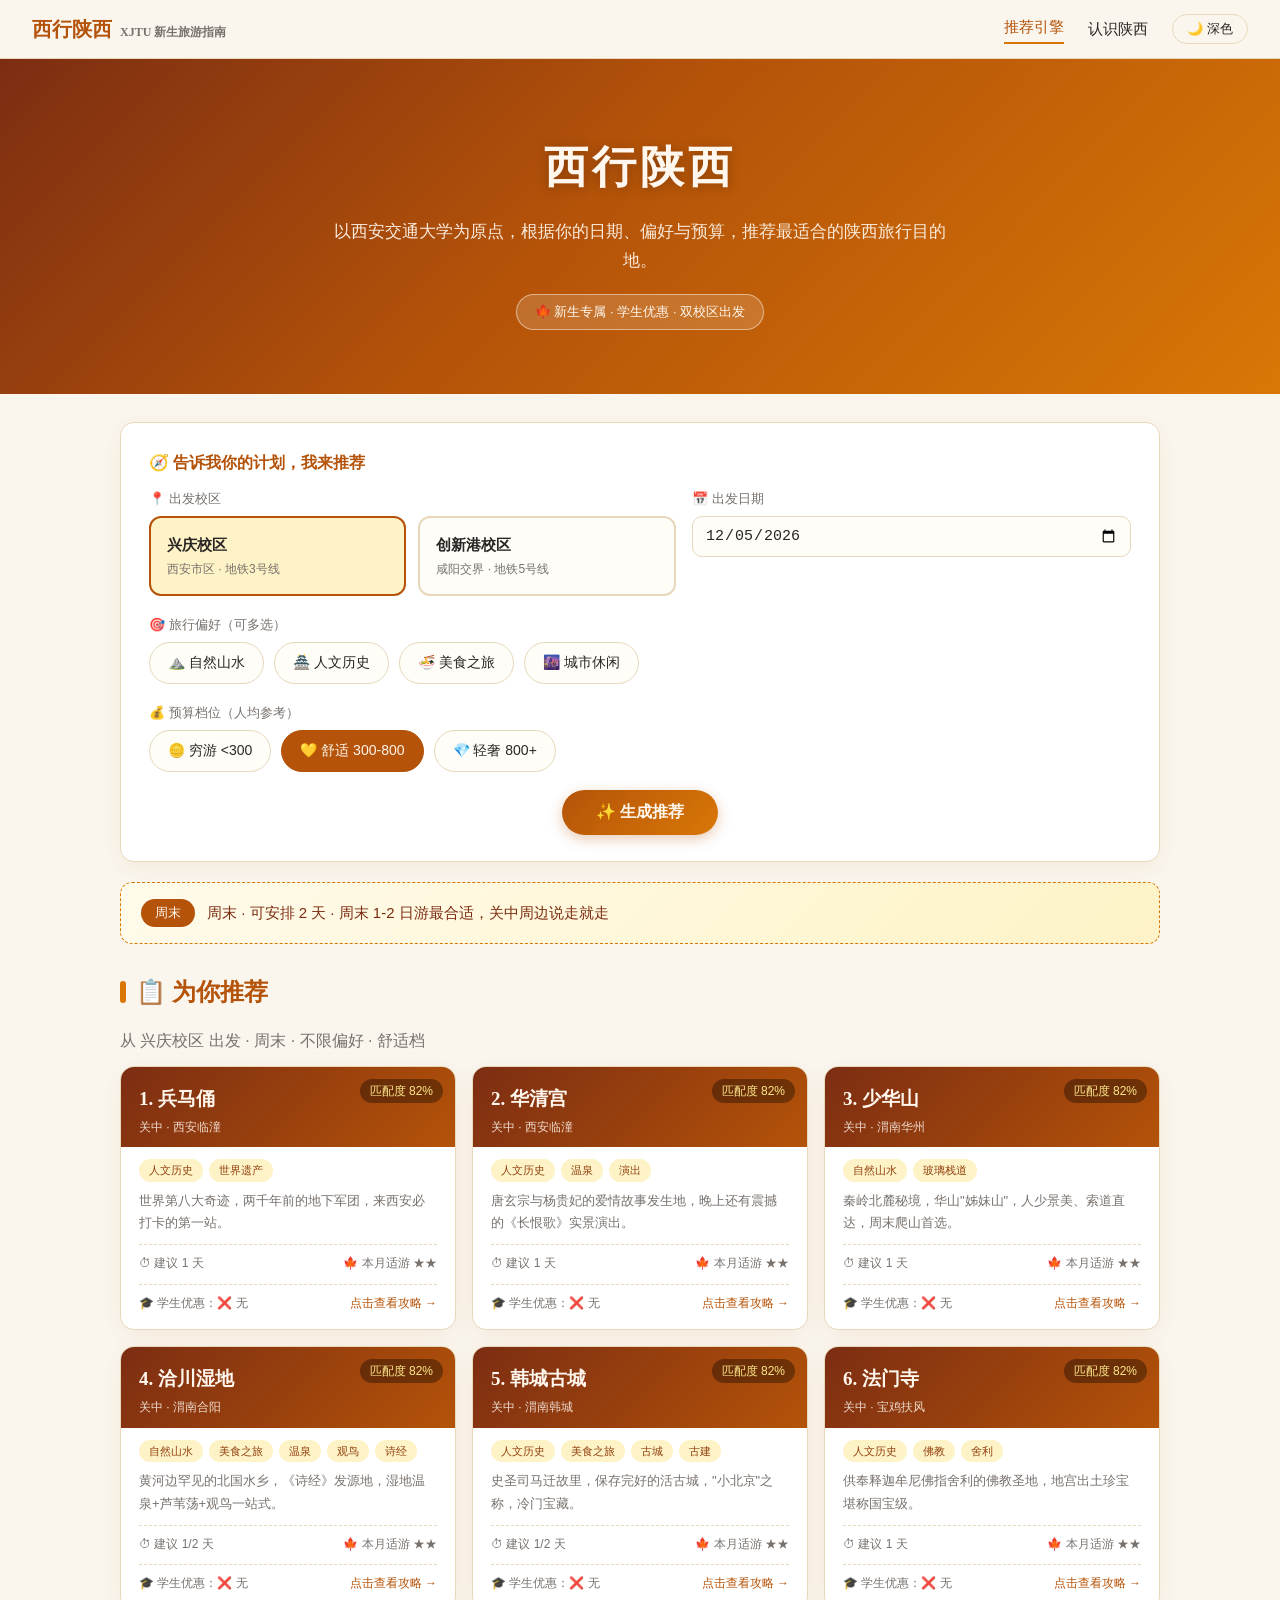
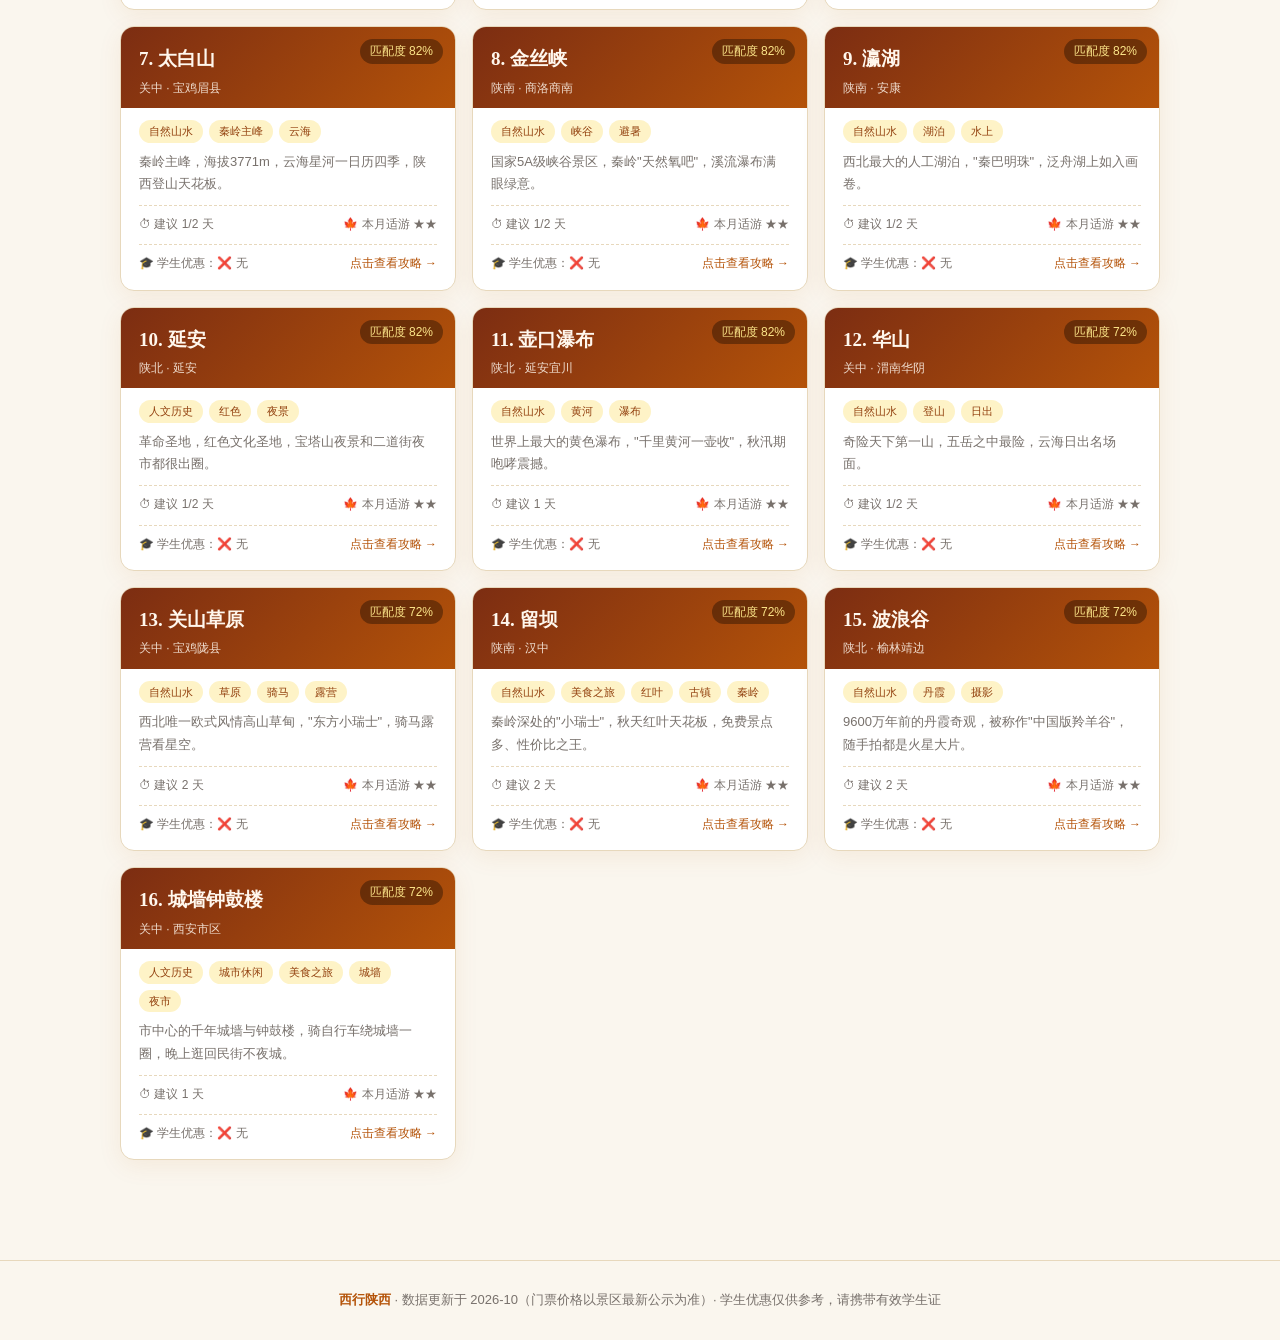
<file: index.html>
<!DOCTYPE html>
<html lang="zh-CN">
<head>
<meta charset="UTF-8">
<meta name="viewport" content="width=device-width, initial-scale=1.0">
<title>西行陕西 · 西交新生旅游指南</title>
<link rel="stylesheet" href="assets/css/style.css">
<script>
/* 提前应用主题，避免刷新闪烁 */
(function(){try{var t=localStorage.getItem('xingxi-theme');if(!t)t=window.matchMedia('(prefers-color-scheme: dark)').matches?'dark':'light';document.documentElement.setAttribute('data-theme',t);}catch(e){}})();
</script>
</head>
<body>

<nav class="nav">
  <div class="nav-logo">西行陕西<small>XJTU 新生旅游指南</small></div>
  <div class="nav-links">
    <a href="index.html" class="active">推荐引擎</a>
    <a href="shaanxi.html">认识陕西</a>
    <button class="theme-toggle" type="button">🌙 深色</button>
  </div>
</nav>

<header class="hero">
  <h1>西行陕西</h1>
  <p>以西安交通大学为原点，根据你的日期、偏好与预算，推荐最适合的陕西旅行目的地。</p>
  <span class="badge">🍁 新生专属 · 学生优惠 · 双校区出发</span>
</header>

<main class="container">

  <!-- ========== 条件面板 ========== -->
  <section class="panel" id="form-panel">
    <h3>🧭 告诉我你的计划，我来推荐</h3>

    <div class="row">
      <div class="field" style="flex:1.2">
        <label>📍 出发校区</label>
        <div class="campus-grid" id="campus-box">
          <div class="campus-card selected" data-campus="xingqing">
            <div class="nm">兴庆校区</div>
            <div class="sb">西安市区 · 地铁3号线</div>
          </div>
          <div class="campus-card" data-campus="innovation">
            <div class="nm">创新港校区</div>
            <div class="sb">咸阳交界 · 地铁5号线</div>
          </div>
        </div>
      </div>
      <div class="field">
        <label>📅 出发日期</label>
        <input type="date" id="date-input">
      </div>
    </div>

    <div class="row">
      <div class="field">
        <label>🎯 旅行偏好（可多选）</label>
        <div class="chips" id="pref-box">
          <div class="chip" data-pref="自然山水">⛰️ 自然山水</div>
          <div class="chip" data-pref="人文历史">🏯 人文历史</div>
          <div class="chip" data-pref="美食之旅">🍜 美食之旅</div>
          <div class="chip" data-pref="城市休闲">🌆 城市休闲</div>
        </div>
      </div>
    </div>

    <div class="row">
      <div class="field">
        <label>💰 预算档位（人均参考）</label>
        <div class="chips" id="budget-box">
          <div class="chip" data-budget="poor">🪙 穷游 &lt;300</div>
          <div class="chip on" data-budget="comfort">💛 舒适 300-800</div>
          <div class="chip" data-budget="luxury">💎 轻奢 800+</div>
        </div>
      </div>
    </div>

    <div style="text-align:center; margin-top:6px;">
      <button class="btn" id="btn-recommend">✨ 生成推荐</button>
    </div>
  </section>

  <!-- ========== 时间判定 ========== -->
  <div class="period-banner hidden" id="period-banner">
    <span class="tag" id="period-tag"></span>
    <span id="period-text"></span>
  </div>

  <!-- ========== 推荐结果 ========== -->
  <h2 class="section-title">📋 为你推荐</h2>
  <p class="text-muted" id="result-sub" style="margin-bottom:6px;"></p>
  <div class="sight-grid" id="sight-grid"></div>

</main>

<footer class="footer">
  <b>西行陕西</b> · 数据更新于 2026-10（门票价格以景区最新公示为准）· 学生优惠仅供参考，请携带有效学生证
</footer>

<!-- ========== 详情弹层 ========== -->
<div class="modal-mask" id="modal">
  <div class="modal">
    <div class="modal-head">
      <h2 id="m-title"></h2>
      <button class="close" id="m-close">×</button>
    </div>
    <div class="modal-body" id="m-body"></div>
  </div>
</div>

<script src="assets/js/theme.js"></script>
<script src="assets/js/data.js"></script>
<script src="assets/js/engine.js"></script>
<script src="assets/js/main.js"></script>
</body>
</html>
</file>
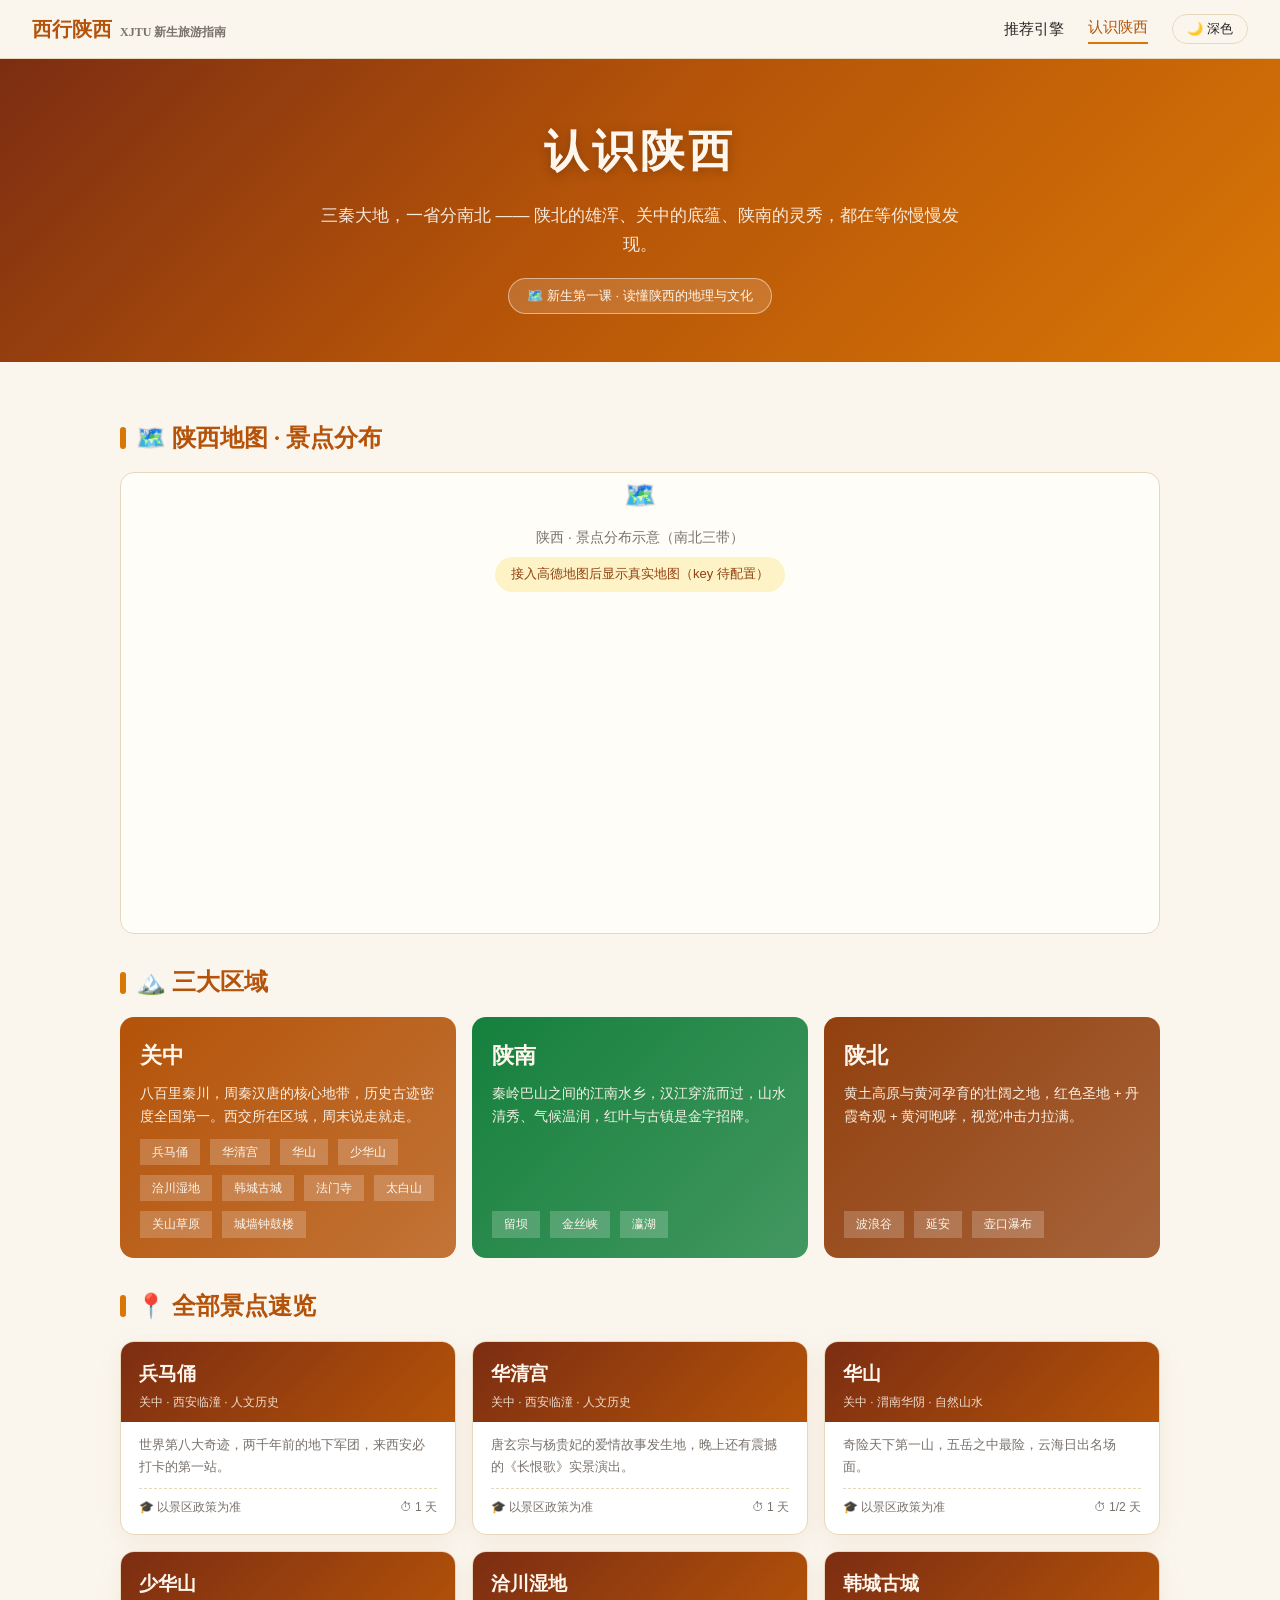
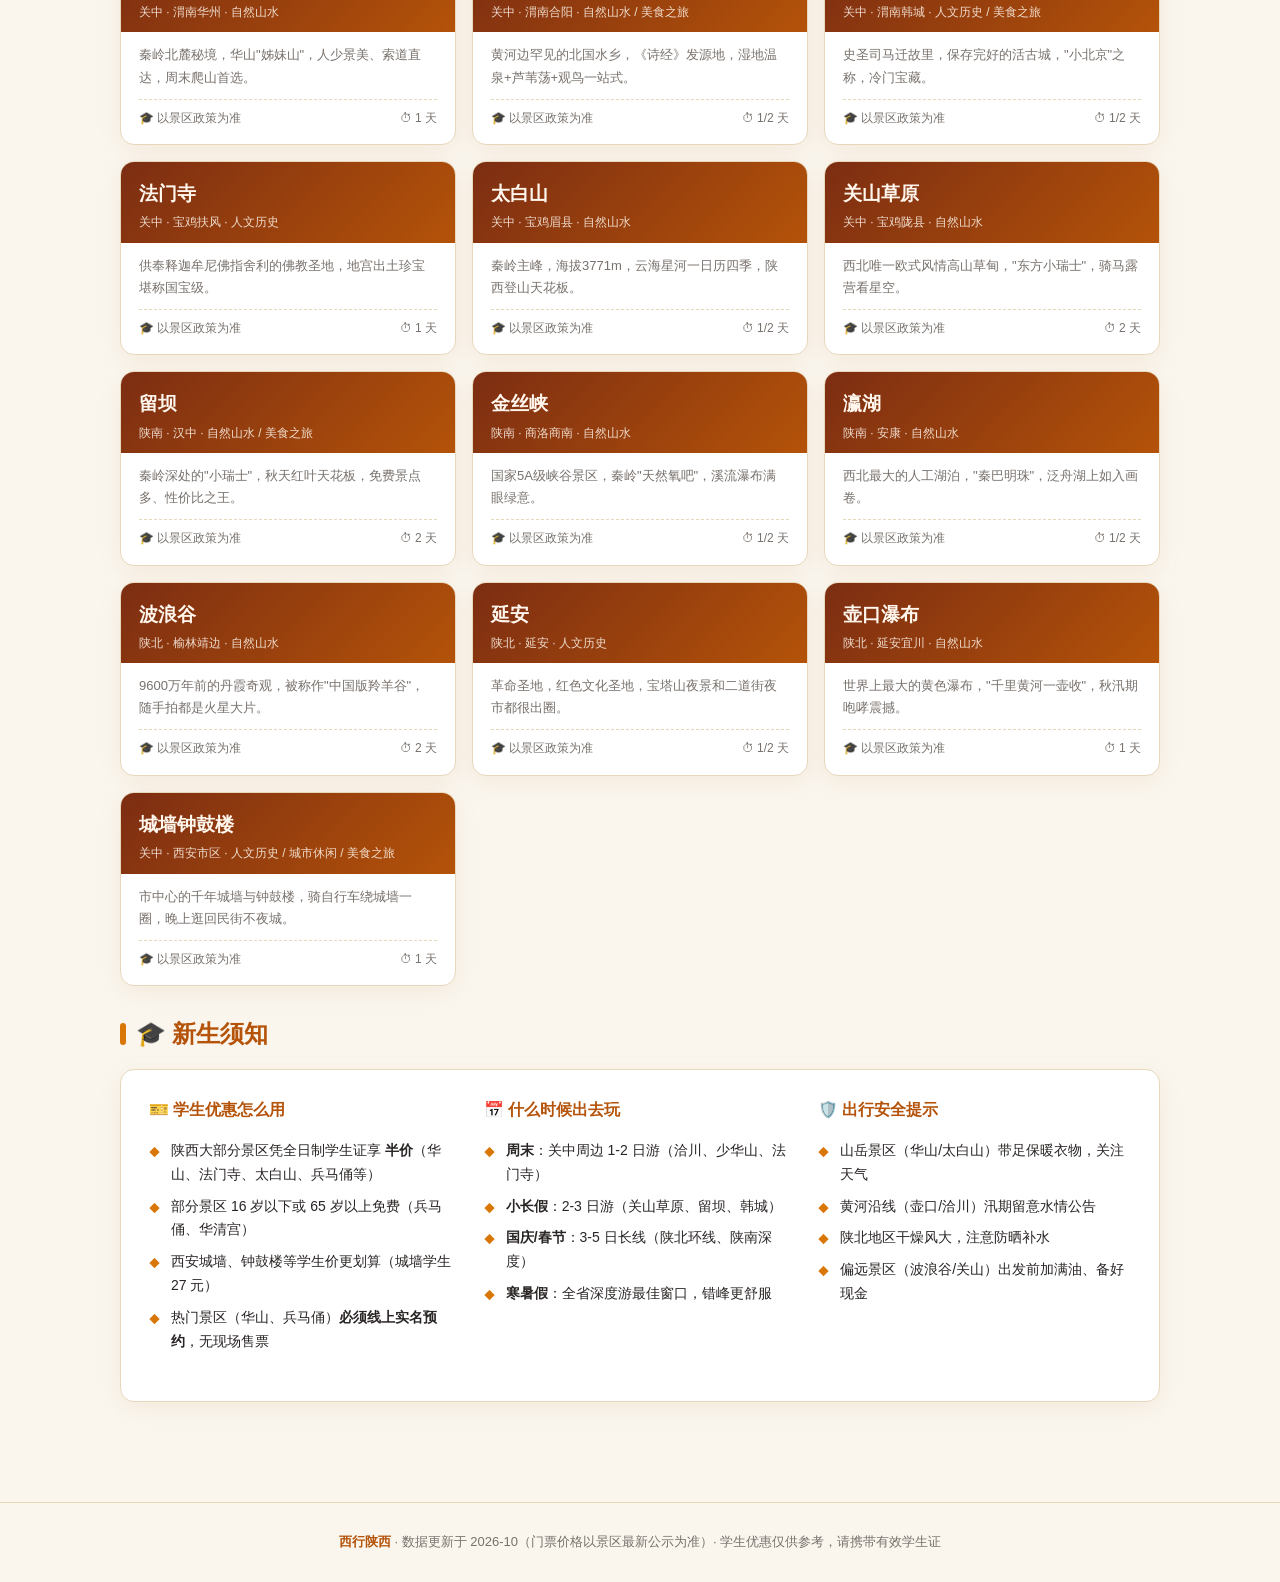
<file: shaanxi.html>
<!DOCTYPE html>
<html lang="zh-CN">
<head>
<meta charset="UTF-8">
<meta name="viewport" content="width=device-width, initial-scale=1.0">
<title>认识陕西 · 西行陕西</title>
<link rel="stylesheet" href="assets/css/style.css">
<script>
/* 提前应用主题，避免刷新闪烁 */
(function(){try{var t=localStorage.getItem('xingxi-theme');if(!t)t=window.matchMedia('(prefers-color-scheme: dark)').matches?'dark':'light';document.documentElement.setAttribute('data-theme',t);}catch(e){}})();
</script>
</head>
<body>

<nav class="nav">
  <div class="nav-logo">西行陕西<small>XJTU 新生旅游指南</small></div>
  <div class="nav-links">
    <a href="index.html">推荐引擎</a>
    <a href="shaanxi.html" class="active">认识陕西</a>
    <button class="theme-toggle" type="button">🌙 深色</button>
  </div>
</nav>

<header class="hero" style="padding:56px 24px 48px;">
  <h1>认识陕西</h1>
  <p>三秦大地，一省分南北 —— 陕北的雄浑、关中的底蕴、陕南的灵秀，都在等你慢慢发现。</p>
  <span class="badge">🗺️ 新生第一课 · 读懂陕西的地理与文化</span>
</header>

<main class="container">

  <!-- ========== 地图区 ========== -->
  <h2 class="section-title">🗺️ 陕西地图 · 景点分布</h2>
  <div class="map-wrap">
    <div id="map-container" class="hidden"></div>
    <div id="map-fallback" class="map-fallback">
      <div style="font-size:26px;">🗺️</div>
      <div>陕西 · 景点分布示意（南北三带）</div>
      <div class="tip" id="map-tip">接入高德地图后显示真实地图（key 待配置）</div>
      <div class="bands" id="bands" style="width:100%;"></div>
    </div>
  </div>

  <!-- ========== 区域卡片 ========== -->
  <h2 class="section-title">🏔️ 三大区域</h2>
  <div class="region-cards" id="region-cards"></div>

  <!-- ========== 全部景点速览 ========== -->
  <h2 class="section-title">📍 全部景点速览</h2>
  <div class="sight-grid" id="all-sights"></div>

  <!-- ========== 新生须知 ========== -->
  <h2 class="section-title">🎓 新生须知</h2>
  <section class="panel">
    <div class="row" style="gap:22px;">
      <div class="field" style="flex:1">
        <h3>🎫 学生优惠怎么用</h3>
        <ul class="clean">
          <li>陕西大部分景区凭全日制学生证享 <b>半价</b>（华山、法门寺、太白山、兵马俑等）</li>
          <li>部分景区 16 岁以下或 65 岁以上免费（兵马俑、华清宫）</li>
          <li>西安城墙、钟鼓楼等学生价更划算（城墙学生 27 元）</li>
          <li>热门景区（华山、兵马俑）<b>必须线上实名预约</b>，无现场售票</li>
        </ul>
      </div>
      <div class="field" style="flex:1">
        <h3>📅 什么时候出去玩</h3>
        <ul class="clean">
          <li><b>周末</b>：关中周边 1-2 日游（洽川、少华山、法门寺）</li>
          <li><b>小长假</b>：2-3 日游（关山草原、留坝、韩城）</li>
          <li><b>国庆/春节</b>：3-5 日长线（陕北环线、陕南深度）</li>
          <li><b>寒暑假</b>：全省深度游最佳窗口，错峰更舒服</li>
        </ul>
      </div>
      <div class="field" style="flex:1">
        <h3>🛡️ 出行安全提示</h3>
        <ul class="clean">
          <li>山岳景区（华山/太白山）带足保暖衣物，关注天气</li>
          <li>黄河沿线（壶口/洽川）汛期留意水情公告</li>
          <li>陕北地区干燥风大，注意防晒补水</li>
          <li>偏远景区（波浪谷/关山）出发前加满油、备好现金</li>
        </ul>
      </div>
    </div>
  </section>

</main>

<footer class="footer">
  <b>西行陕西</b> · 数据更新于 2026-10（门票价格以景区最新公示为准）· 学生优惠仅供参考，请携带有效学生证
</footer>

<!-- ========== 详情弹层 ========== -->
<div class="modal-mask" id="modal">
  <div class="modal">
    <div class="modal-head">
      <h2 id="m-title"></h2>
      <button class="close" id="m-close">×</button>
    </div>
    <div class="modal-body" id="m-body"></div>
  </div>
</div>

<script src="assets/js/theme.js"></script>
<script src="assets/js/data.js"></script>
<script src="assets/js/shaanxi.js"></script>
</body>
</html>
</file>
<file: assets/css/style.css>
/* =========================================================
 * 《西行陕西》样式 style.css
 * 国风暖色调：赭红 + 秋黄 + 米白
 * ========================================================= */

/* 浅色主题（默认） */
:root {
  --c-primary: #B45309;      /* 深琥珀 */
  --c-accent: #D97706;       /* 琥珀橙 */
  --c-light: #FEF3C7;        /* 浅米黄 */
  --c-bg: #FAF6EE;           /* 米白底 */
  --c-card: #FFFFFF;
  --c-text: #292524;
  --c-muted: #78716C;
  --c-line: #E7D8BC;
  --c-green: #15803D;
  --c-red: #B91C1C;
  --c-input: #FFFDF8;        /* 输入框/卡片浅底 */
  --c-soft: #FFFDF8;         /* 次级浅底 */
  --c-nav: rgba(250, 246, 238, 0.92);
  --c-tag-text: #92400E;
  --c-banner-bg: linear-gradient(135deg, #FFFBEB, #FEF3C7);
  --c-banner-text: #7C2D12;
  --shadow: 0 6px 24px rgba(180, 83, 9, 0.08);
  --radius: 14px;
}

/* 深色主题 */
[data-theme="dark"] {
  --c-primary: #D97706;
  --c-accent: #F59E0B;
  --c-light: #3E2A14;        /* 深琥珀底 */
  --c-bg: #1C1917;           /* 深棕黑底 */
  --c-card: #292524;
  --c-text: #E7E5E4;
  --c-muted: #A8A29E;
  --c-line: #44403C;
  --c-green: #4ADE80;
  --c-red: #F87171;
  --c-input: #33302B;
  --c-soft: #33302B;
  --c-nav: rgba(28, 25, 23, 0.92);
  --c-tag-text: #FCD34D;
  --c-banner-bg: linear-gradient(135deg, #3E2A14, #451A03);
  --c-banner-text: #FDE68A;
  --shadow: 0 6px 24px rgba(0, 0, 0, 0.35);
}

/* 主题切换过渡 */
body, .panel, .sight-card, .modal, .info-item, .chip, .campus-card,
.field input[type="date"], .map-wrap, .period-banner {
  transition: background-color .3s ease, color .3s ease, border-color .3s ease;
}

* { margin: 0; padding: 0; box-sizing: border-box; }

html { scroll-behavior: smooth; }

body {
  font-family: "Noto Sans SC", "Microsoft YaHei", "PingFang SC", sans-serif;
  background: var(--c-bg);
  color: var(--c-text);
  line-height: 1.7;
}

h1, h2, h3, .serif {
  font-family: "Noto Serif SC", "Songti SC", "SimSun", serif;
}

a { color: var(--c-primary); text-decoration: none; }
a:hover { opacity: 0.8; }

/* ---------- 顶部导航 ---------- */
.nav {
  position: sticky; top: 0; z-index: 100;
  background: var(--c-nav);
  backdrop-filter: blur(8px);
  border-bottom: 1px solid var(--c-line);
  display: flex; align-items: center; justify-content: space-between;
  padding: 12px 32px;
}
.nav-logo { font-family: "Noto Serif SC", serif; font-weight: 700; font-size: 20px; color: var(--c-primary); }
.nav-logo small { font-size: 12px; color: var(--c-muted); margin-left: 8px; font-family: inherit; }
.nav-links { display: flex; gap: 24px; font-size: 15px; align-items: center; }
.nav-links a { color: var(--c-text); font-weight: 500; }
.nav-links a.active { color: var(--c-primary); border-bottom: 2px solid var(--c-accent); padding-bottom: 2px; }
.theme-toggle {
  background: none; border: 1.5px solid var(--c-line); border-radius: 999px;
  color: var(--c-text); font-size: 13px; padding: 5px 14px; cursor: pointer;
  transition: all .2s;
}
.theme-toggle:hover { border-color: var(--c-accent); color: var(--c-primary); }

/* ---------- Hero ---------- */
.hero {
  background: linear-gradient(135deg, #7C2D12 0%, #B45309 45%, #D97706 100%);
  color: #FFF7ED;
  text-align: center;
  padding: 72px 24px 64px;
}
.hero h1 { font-size: 44px; letter-spacing: 4px; margin-bottom: 12px; text-shadow: 0 2px 12px rgba(0,0,0,0.25); }
.hero p { font-size: 17px; opacity: 0.92; max-width: 640px; margin: 0 auto; }
.hero .badge {
  display: inline-block; margin-top: 18px;
  background: rgba(255,247,237,0.16); border: 1px solid rgba(255,247,237,0.5);
  padding: 6px 18px; border-radius: 999px; font-size: 13px;
}

/* ---------- 主体容器 ---------- */
.container { max-width: 1080px; margin: 0 auto; padding: 28px 20px 60px; }
.section-title {
  font-size: 24px; color: var(--c-primary);
  margin: 28px 0 14px; display: flex; align-items: center; gap: 10px;
}
.section-title::before {
  content: ''; width: 6px; height: 22px; background: var(--c-accent); border-radius: 3px;
}

/* ---------- 表单卡片 ---------- */
.panel {
  background: var(--c-card); border-radius: var(--radius);
  box-shadow: var(--shadow); border: 1px solid var(--c-line);
  padding: 26px 28px;
}
.panel h3 { font-size: 16px; color: var(--c-primary); margin-bottom: 12px; }
.row { display: flex; flex-wrap: wrap; gap: 16px; margin-bottom: 18px; }
.field { flex: 1; min-width: 220px; }
.field label { display: block; font-size: 13px; color: var(--c-muted); margin-bottom: 6px; }
.field input[type="date"] {
  width: 100%; padding: 10px 12px; border: 1px solid var(--c-line);
  border-radius: 10px; font-size: 15px; background: var(--c-input); color: var(--c-text);
}

/* 校区卡片 */
.campus-grid { display: grid; grid-template-columns: repeat(2, 1fr); gap: 12px; }
.campus-card {
  border: 2px solid var(--c-line); border-radius: 12px; padding: 14px 16px;
  cursor: pointer; transition: all .2s; background: var(--c-soft);
}
.campus-card:hover { border-color: var(--c-accent); transform: translateY(-2px); }
.campus-card.selected { border-color: var(--c-primary); background: var(--c-light); }
.campus-card .nm { font-weight: 700; font-size: 15px; }
.campus-card .sb { font-size: 12px; color: var(--c-muted); margin-top: 2px; }

/* 偏好 chips */
.chips { display: flex; flex-wrap: wrap; gap: 10px; }
.chip {
  padding: 8px 18px; border-radius: 999px; border: 1.5px solid var(--c-line);
  font-size: 14px; cursor: pointer; background: var(--c-soft); user-select: none; transition: all .2s;
}
.chip:hover { border-color: var(--c-accent); }
.chip.on { background: var(--c-primary); color: #FFF7ED; border-color: var(--c-primary); }
.chip.small { padding: 5px 14px; font-size: 13px; }

/* 主按钮 */
.btn {
  display: inline-block; padding: 12px 34px; border-radius: 999px;
  background: linear-gradient(135deg, var(--c-primary), var(--c-accent));
  color: #FFF7ED !important; font-size: 16px; font-weight: 600; border: none; cursor: pointer;
  transition: all .2s; box-shadow: 0 4px 14px rgba(180, 83, 9, 0.3);
}
.btn:hover { transform: translateY(-2px); box-shadow: 0 6px 20px rgba(180, 83, 9, 0.4); }
.btn.ghost { background: transparent; color: var(--c-primary) !important; border: 1.5px solid var(--c-primary); box-shadow: none; }
.btn.ghost:hover { background: var(--c-light); }

/* ---------- 时间判定横幅 ---------- */
.period-banner {
  background: var(--c-banner-bg);
  border: 1px dashed var(--c-accent); border-radius: 12px;
  padding: 16px 20px; margin: 20px 0; font-size: 15px; color: var(--c-banner-text);
  display: flex; align-items: center; gap: 12px; flex-wrap: wrap;
}
.period-banner b { font-size: 18px; }
.period-banner .tag {
  background: var(--c-primary); color: #FFF7ED; border-radius: 999px;
  padding: 3px 14px; font-size: 13px; white-space: nowrap;
}

/* ---------- 景点卡片 ---------- */
.sight-grid { display: grid; grid-template-columns: repeat(3, 1fr); gap: 16px; margin-top: 12px; }
@media (max-width: 900px) { .sight-grid { grid-template-columns: repeat(2, 1fr); } }
@media (max-width: 600px) { .sight-grid { grid-template-columns: 1fr; } }

.sight-card {
  background: var(--c-card); border-radius: var(--radius); border: 1px solid var(--c-line);
  box-shadow: var(--shadow); overflow: hidden; cursor: pointer; transition: all .25s;
  display: flex; flex-direction: column;
}
.sight-card:hover { transform: translateY(-4px); box-shadow: 0 10px 28px rgba(180,83,9,0.16); }
.sight-card .head {
  padding: 16px 18px 10px; background: linear-gradient(135deg, #7C2D12, #B45309); color: #FFF7ED;
}
.sight-card .head .nm { font-size: 19px; font-family: "Noto Serif SC", serif; font-weight: 700; }
.sight-card .head .rg { font-size: 12px; opacity: 0.85; margin-top: 2px; }
.sight-card .body { padding: 12px 18px 16px; flex: 1; }
.sight-card .tags { display: flex; flex-wrap: wrap; gap: 6px; margin-bottom: 8px; }
.sight-card .tags span {
  font-size: 11px; background: var(--c-light); color: var(--c-tag-text);
  border-radius: 999px; padding: 2px 10px;
}
.sight-card .intro { font-size: 13px; color: var(--c-muted); display: -webkit-box; -webkit-line-clamp: 2; -webkit-box-orient: vertical; overflow: hidden; }
.sight-card .meta { display: flex; justify-content: space-between; font-size: 12px; color: var(--c-muted); margin-top: 10px; border-top: 1px dashed var(--c-line); padding-top: 8px; }
.sight-card .score { position: absolute; right: 12px; top: 12px; background: rgba(0,0,0,0.35); color: #FDE68A; border-radius: 999px; padding: 2px 10px; font-size: 12px; }
.sight-card { position: relative; }

/* ---------- 详情弹层 ---------- */
.modal-mask {
  position: fixed; inset: 0; background: rgba(41, 37, 36, 0.55);
  display: none; align-items: center; justify-content: center; z-index: 200; padding: 20px;
}
.modal-mask.show { display: flex; }
.modal {
  background: var(--c-bg); border-radius: 16px; max-width: 720px; width: 100%;
  max-height: 88vh; overflow-y: auto; box-shadow: 0 20px 60px rgba(0,0,0,0.3);
  animation: pop .25s ease;
}
@keyframes pop { from { transform: translateY(16px); opacity: 0; } to { transform: none; opacity: 1; } }
.modal-head {
  background: linear-gradient(135deg, #7C2D12, #B45309); color: #FFF7ED;
  padding: 22px 28px 18px; display: flex; justify-content: space-between; align-items: flex-start;
}
.modal-head h2 { font-size: 24px; }
.modal-head .close { background: none; border: none; color: #FFF7ED; font-size: 28px; cursor: pointer; line-height: 1; }
.modal-body { padding: 22px 28px 28px; }
.modal-body h4 { font-size: 15px; color: var(--c-primary); margin: 18px 0 8px; display: flex; align-items: center; gap: 8px; }
.modal-body h4::before { content: ''; width: 5px; height: 16px; background: var(--c-accent); border-radius: 2px; }
.info-grid { display: grid; grid-template-columns: repeat(2, 1fr); gap: 12px; }
@media (max-width: 600px) { .info-grid { grid-template-columns: 1fr; } }
.info-item { background: var(--c-soft); border: 1px solid var(--c-line); border-radius: 10px; padding: 10px 14px; }
.info-item .k { font-size: 12px; color: var(--c-muted); }
.info-item .v { font-size: 14px; margin-top: 2px; }
.info-item .v.stu { color: var(--c-green); font-weight: 600; }
.info-item .v.warn { color: var(--c-red); font-size: 12px; }
ul.clean { list-style: none; }
ul.clean li { padding: 4px 0 4px 22px; position: relative; font-size: 14px; }
ul.clean li::before { content: '◆'; position: absolute; left: 0; color: var(--c-accent); font-size: 11px; top: 8px; }

/* ---------- 陕西介绍页 ---------- */
.region-cards { display: grid; grid-template-columns: repeat(3, 1fr); gap: 16px; margin-top: 12px; }
@media (max-width: 800px) { .region-cards { grid-template-columns: 1fr; } }
.region-card { border-radius: var(--radius); padding: 20px; color: #FFF7ED; min-height: 170px; display: flex; flex-direction: column; }
.region-card h3 { font-size: 22px; margin-bottom: 8px; }
.region-card p { font-size: 13.5px; opacity: 0.95; flex: 1; }
.region-card .chips { margin-top: 10px; }
.region-card .chips span { background: rgba(255,255,255,0.2); border: none; font-size: 12px; padding: 3px 12px; }

/* 地图区 */
.map-wrap { position: relative; border-radius: var(--radius); overflow: hidden; border: 1px solid var(--c-line); background: var(--c-soft); }
#map-container { width: 100%; height: 460px; }
.map-fallback { width: 100%; height: 460px; display: flex; align-items: center; justify-content: center; flex-direction: column; color: var(--c-muted); font-size: 14px; gap: 8px; }
.map-fallback .tip { background: var(--c-light); padding: 6px 16px; border-radius: 999px; font-size: 13px; color: #92400E; }

/* 分区示意（无 key 时的降级展示） */
.bands { position: relative; width: 100%; height: 420px; padding: 20px; }
.band { border-radius: 10px; padding: 14px 18px; color: #FFF7ED; position: relative; }
.band.sb { height: 130px; }
.band.gz { height: 130px; }
.band.sn { height: 120px; }
.band .band-name { font-family: "Noto Serif SC", serif; font-size: 18px; font-weight: 700; }
.band .band-sub { font-size: 12px; opacity: 0.9; }
.marker {
  position: absolute; width: 12px; height: 12px; border-radius: 50%;
  background: #FDE68A; border: 2px solid #7C2D12; transform: translate(-50%, -50%);
  cursor: pointer; transition: all .15s;
}
.marker:hover { transform: translate(-50%, -50%) scale(1.5); }
.marker-label {
  position: absolute; transform: translate(-50%, -100%); top: -4px;
  font-size: 11px; background: rgba(41,37,36,0.85); color: #FFF7ED;
  padding: 1px 8px; border-radius: 999px; white-space: nowrap; display: none;
}
.marker:hover .marker-label { display: block; }

/* ---------- 页脚 ---------- */
.footer { text-align: center; padding: 28px 20px; color: var(--c-muted); font-size: 13px; border-top: 1px solid var(--c-line); margin-top: 40px; }
.footer b { color: var(--c-primary); }

/* ---------- 通用 ---------- */
.hidden { display: none !important; }
.mt8 { margin-top: 8px; } .mt16 { margin-top: 16px; }
.text-muted { color: var(--c-muted); }
</file>
